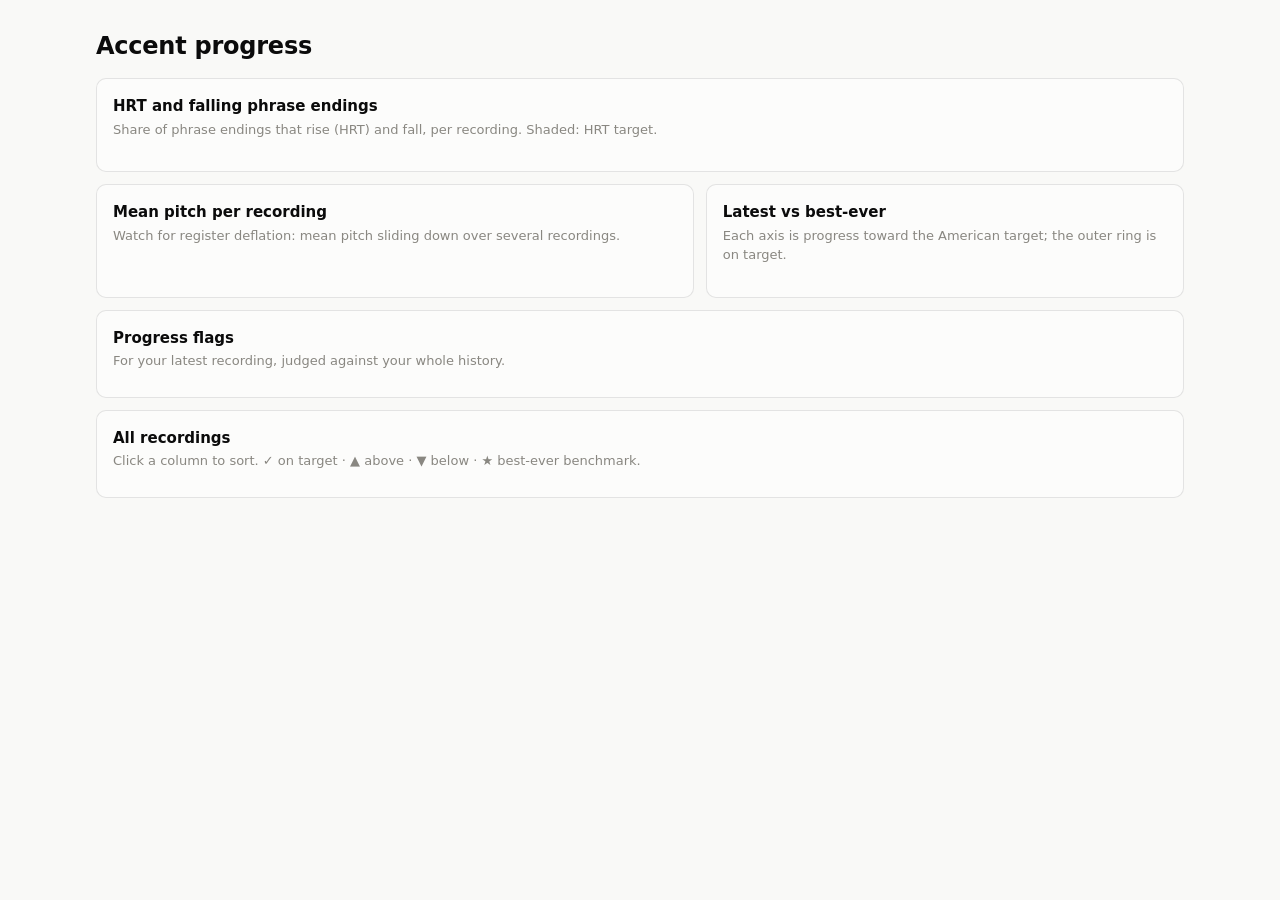
<file: src/accent_analyzer/dashboard/template.html>
<!doctype html>
<html lang="en">
<head>
<meta charset="utf-8">
<meta name="viewport" content="width=device-width, initial-scale=1">
<title>Accent Progress Dashboard</title>
<style>
:root {
  color-scheme: light;
  --page: #f9f9f7; --surface: #fcfcfb; --ink: #0b0b0b; --ink-2: #52514e; --muted: #898781;
  --grid: #e1e0d9; --axis: #c3c2b7; --border: rgba(11,11,11,0.10); --band: #eef4ee;
  --rise: #e34948; --fall: #2a78d6; --latest: #2a78d6; --best: #eb6834; --bar: #2a78d6;
  --warn-fill: #fab219; --good: #006300; --bad: #b42d2d; --warn-text: #8a5a00; --hover: rgba(11,11,11,0.05);
}
@media (prefers-color-scheme: dark) {
  :root:not([data-theme="light"]) {
    color-scheme: dark;
    --page: #0d0d0d; --surface: #1a1a19; --ink: #f0efec; --ink-2: #c3c2b7; --muted: #898781;
    --grid: #2c2c2a; --axis: #383835; --border: rgba(255,255,255,0.10); --band: #1c241c;
    --rise: #e66767; --fall: #3987e5; --latest: #3987e5; --best: #d95926; --bar: #3987e5;
    --warn-fill: #fab219; --good: #0ca30c; --bad: #e66767; --warn-text: #fab219; --hover: rgba(255,255,255,0.06);
  }
}
:root[data-theme="dark"] {
  color-scheme: dark;
  --page: #0d0d0d; --surface: #1a1a19; --ink: #f0efec; --ink-2: #c3c2b7; --muted: #898781;
  --grid: #2c2c2a; --axis: #383835; --border: rgba(255,255,255,0.10); --band: #1c241c;
  --rise: #e66767; --fall: #3987e5; --latest: #3987e5; --best: #d95926; --bar: #3987e5;
  --warn-fill: #fab219; --good: #0ca30c; --bad: #e66767; --warn-text: #fab219; --hover: rgba(255,255,255,0.06);
}
* { box-sizing: border-box; }
[hidden] { display: none !important; }
body { margin: 0; background: var(--page); color: var(--ink);
  font: 15px/1.5 system-ui, -apple-system, "Segoe UI", sans-serif; }
main { max-width: 1120px; margin: 0 auto; padding: 28px 16px 64px; }
h1 { font-size: 24px; margin: 0 0 2px; letter-spacing: -0.01em; }
h2 { font-size: 15px; margin: 0 0 2px; }
.meta, .sub { color: var(--muted); font-size: 13px; margin: 0; }
.sub { margin-bottom: 10px; }
.controls { display: flex; gap: 8px; align-items: center; margin: 18px 0 14px; flex-wrap: wrap; }
.seg { display: inline-flex; border: 1px solid var(--border); border-radius: 8px; overflow: hidden; background: var(--surface); }
.seg button { font: inherit; font-size: 13px; color: var(--ink-2); background: none; border: 0; padding: 6px 12px; cursor: pointer; }
.seg button + button { border-left: 1px solid var(--border); }
.seg button[aria-pressed="true"] { color: var(--ink); background: var(--hover); font-weight: 600; }
.kpis { display: grid; grid-template-columns: repeat(auto-fit, minmax(170px, 1fr)); gap: 12px; }
.card { background: var(--surface); border: 1px solid var(--border); border-radius: 10px; padding: 16px; min-width: 0; }
.kpi .label { color: var(--ink-2); font-size: 13px; }
.kpi .value { font-size: 26px; font-weight: 650; letter-spacing: -0.01em; margin: 2px 0; }
.kpi .delta { font-size: 13px; }
.good { color: var(--good); } .bad { color: var(--bad); } .neutral { color: var(--muted); }
.grid2 { display: grid; grid-template-columns: 1.25fr 1fr; gap: 12px; margin-top: 12px; }
@media (max-width: 820px) { .grid2 { grid-template-columns: 1fr; } }
.stack > .card { margin-top: 12px; }
.legend { display: flex; gap: 16px; flex-wrap: wrap; font-size: 13px; color: var(--ink-2); margin: 4px 0 6px; }
.legend span { display: inline-flex; align-items: center; gap: 6px; }
.key { width: 16px; height: 0; border-top: 2px solid; display: inline-block; }
.chart { position: relative; width: 100%; }
svg { display: block; overflow: visible; }
svg text { font: 11px system-ui, -apple-system, "Segoe UI", sans-serif; fill: var(--muted); }
svg .lbl { fill: var(--ink-2); font-size: 12px; }
svg .strong { fill: var(--ink); font-weight: 600; }
.gridline { stroke: var(--grid); stroke-width: 1; }
.baseline { stroke: var(--axis); stroke-width: 1; }
.band { fill: var(--band); }
.line { fill: none; stroke-width: 2; stroke-linejoin: round; stroke-linecap: round; }
.s-rise { stroke: var(--rise); } .s-fall { stroke: var(--fall); }
.dot { stroke: var(--surface); stroke-width: 2; }
.dot.s-rise { fill: var(--rise); } .dot.s-fall { fill: var(--fall); }
.cross { stroke: var(--axis); stroke-width: 1; }
.hit { fill: transparent; cursor: crosshair; outline: none; }
.bar { fill: var(--bar); } .bar.warn { fill: var(--warn-fill); }
.bar.hover { opacity: 0.75; }
.refline { stroke: var(--axis); stroke-width: 1; }
.bracket { stroke: var(--ink-2); stroke-width: 1; fill: none; }
.ring { fill: none; stroke: var(--grid); }
.ring.target { stroke: var(--axis); }
.spoke { stroke: var(--grid); }
.poly { stroke-width: 2; stroke-linejoin: round; }
.poly.latest { stroke: var(--latest); fill: var(--latest); fill-opacity: 0.12; }
.poly.best { stroke: var(--best); fill: var(--best); fill-opacity: 0.10; }
.vdot.latest { fill: var(--latest); } .vdot.best { fill: var(--best); }
.vdot { stroke: var(--surface); stroke-width: 2; }
.vhit { fill: transparent; cursor: pointer; outline: none; }
.vhit:focus-visible, .hit:focus-visible, .barhit:focus-visible { stroke: var(--ink-2); stroke-width: 1; }
.barhit { fill: transparent; cursor: pointer; outline: none; }
#tip { position: fixed; pointer-events: none; z-index: 10; background: var(--surface); color: var(--ink);
  border: 1px solid var(--border); border-radius: 8px; padding: 8px 10px; font-size: 12.5px;
  box-shadow: 0 4px 16px rgba(0,0,0,0.12); min-width: 140px; max-width: 260px; display: none; }
#tip .t { color: var(--ink-2); margin-bottom: 4px; }
#tip .row { display: flex; align-items: center; gap: 8px; justify-content: space-between; }
#tip .row .name { color: var(--muted); display: inline-flex; align-items: center; gap: 6px; }
#tip .row .v { font-weight: 650; font-variant-numeric: tabular-nums; }
#tip .note { color: var(--muted); margin-top: 4px; }
ul.flags { list-style: none; padding: 0; margin: 0; }
ul.flags li { display: flex; gap: 10px; padding: 8px 0; border-bottom: 1px solid var(--grid); }
ul.flags li:last-child { border-bottom: 0; }
.sev { flex: none; font-weight: 700; width: 20px; text-align: center; }
.sev.warning { color: var(--warn-text); } .sev.good { color: var(--good); } .sev.info { color: var(--muted); }
.table-wrap { overflow-x: auto; }
table { border-collapse: collapse; width: 100%; font-size: 13.5px; }
th, td { padding: 7px 8px; border-bottom: 1px solid var(--grid); text-align: right; white-space: nowrap; }
th:nth-child(-n+5), td:nth-child(-n+5) { text-align: left; }
td { font-variant-numeric: tabular-nums; }
th button { font: inherit; font-size: 12px; font-weight: 600; color: var(--muted); background: none; border: 0;
  padding: 0; cursor: pointer; text-transform: uppercase; letter-spacing: 0.03em; }
th[aria-sort] button { color: var(--ink); }
td .st { margin-left: 4px; font-size: 11px; }
td .st.on { color: var(--good); } td .st.off { color: var(--warn-text); }
tr.best td:first-child::after { content: " ★"; color: var(--best); }
tbody tr:hover { background: var(--hover); }
.empty { color: var(--muted); padding: 32px 0; text-align: center; }
footer { color: var(--muted); font-size: 12px; margin-top: 20px; }
</style>
</head>
<body>
<main>
  <header>
    <h1>Accent progress</h1>
    <p class="meta" id="meta"></p>
  </header>
  <div class="controls" id="controls" hidden>
    <span class="meta">Show</span>
    <div class="seg" id="range" role="group" aria-label="Recordings shown"></div>
  </div>
  <div id="content">
    <section class="kpis" id="kpis" aria-label="Latest recording"></section>
    <div class="stack">
      <section class="card">
        <h2>HRT and falling phrase endings</h2>
        <p class="sub">Share of phrase endings that rise (HRT) and fall, per recording. Shaded: HRT target.</p>
        <div class="legend" id="trend-legend"></div>
        <div class="chart" id="trend"></div>
      </section>
    </div>
    <div class="grid2">
      <section class="card">
        <h2>Mean pitch per recording</h2>
        <p class="sub">Watch for register deflation: mean pitch sliding down over several recordings.</p>
        <div class="chart" id="f0"></div>
      </section>
      <section class="card">
        <h2>Latest vs best-ever</h2>
        <p class="sub">Each axis is progress toward the American target; the outer ring is on target.</p>
        <div class="legend" id="radar-legend"></div>
        <div class="chart" id="radar"></div>
      </section>
    </div>
    <div class="stack">
      <section class="card">
        <h2>Progress flags</h2>
        <p class="sub">For your latest recording, judged against your whole history.</p>
        <ul class="flags" id="flags"></ul>
      </section>
      <section class="card">
        <h2>All recordings</h2>
        <p class="sub">Click a column to sort. ✓ on target · ▲ above · ▼ below · ★ best-ever benchmark.</p>
        <div class="table-wrap"><table id="table"><thead></thead><tbody></tbody></table></div>
      </section>
    </div>
  </div>
  <footer id="footer"></footer>
</main>
<div id="tip" role="status" aria-live="polite"></div>
<script>
"use strict";
const D = /*__DATA__*/null;
const SVGNS = "http://www.w3.org/2000/svg";
const ALL = D.records;
const MON = ["Jan","Feb","Mar","Apr","May","Jun","Jul","Aug","Sep","Oct","Nov","Dec"];

function el(tag, attrs, parent, text) {
  const n = document.createElementNS(SVGNS, tag);
  for (const k in attrs || {}) n.setAttribute(k, attrs[k]);
  if (text != null) n.textContent = text;
  if (parent) parent.appendChild(n);
  return n;
}
function h(tag, cls, parent, text) {
  const n = document.createElement(tag);
  if (cls) n.className = cls;
  if (text != null) n.textContent = text;
  if (parent) parent.appendChild(n);
  return n;
}
const isNum = v => typeof v === "number" && isFinite(v);
const pct = v => isNum(v) ? Math.round(v * 100) + "%" : "n/a";
const FMT = {
  hrt_rate: pct, fall_rate: pct, voiced_ratio: pct, high_onset_rate: pct, low_onset_rate: pct,
  mean_f0: v => isNum(v) ? Math.round(v) + " Hz" : "n/a",
  std_f0: v => isNum(v) ? Math.round(v) + " Hz" : "n/a",
  range_ratio: v => isNum(v) ? v.toFixed(2) + "×" : "n/a",
  n_phrase_ends: v => isNum(v) ? String(v) : "n/a",
};
function shortDate(iso) { const d = new Date(iso); return MON[d.getMonth()] + " " + d.getDate(); }
function longDate(iso) { const d = new Date(iso); return shortDate(iso) + " " + d.getFullYear() + ", " +
  String(d.getHours()).padStart(2, "0") + ":" + String(d.getMinutes()).padStart(2, "0"); }
function status(metric, v) {
  const t = D.targets[metric];
  if (!t || !isNum(v)) return null;
  if (t.low != null && v < t.low) return "below";
  if (t.high != null && v > t.high) return "above";
  return "on";
}

/* ---------- tooltip ---------- */
const tip = document.getElementById("tip");
function showTip(x, y, title, rows, note) {
  tip.replaceChildren();
  h("div", "t", tip, title);
  for (const r of rows) {
    const row = h("div", "row", tip);
    const name = h("span", "name", row);
    if (r.color) { const k = h("span", "key", name); k.style.borderColor = r.color; }
    name.appendChild(document.createTextNode(r.name));
    h("span", "v", row, r.value);
  }
  if (note) h("div", "note", tip, note);
  tip.style.display = "block";
  const w = tip.offsetWidth, hh = tip.offsetHeight;
  let left = x + 14, top = y - hh - 10;
  if (left + w > window.innerWidth - 8) left = x - w - 14;
  if (top < 8) top = y + 16;
  tip.style.left = Math.max(8, left) + "px";
  tip.style.top = top + "px";
}
function hideTip() { tip.style.display = "none"; }
function anchor(node) { const b = node.getBoundingClientRect(); return [b.left + b.width / 2, b.top + b.height / 2]; }
const cssVar = name => getComputedStyle(document.documentElement).getPropertyValue(name).trim();

/* ---------- range filter ---------- */
let view = ALL;
let offset = 0;
function setupRange() {
  const opts = [];
  if (ALL.length > 10) opts.push(["Last 10", 10]);
  if (ALL.length > 30) opts.push(["Last 30", 30]);
  if (!opts.length) return;
  opts.push(["All " + ALL.length, ALL.length]);
  const seg = document.getElementById("range");
  const pick = n => {
    offset = ALL.length - n; view = ALL.slice(offset);
    for (const b of seg.children) b.setAttribute("aria-pressed", String(b.dataset.n == n));
    render();
  };
  for (const [label, n] of opts) {
    const b = h("button", "", seg, label); b.type = "button"; b.dataset.n = n;
    b.addEventListener("click", () => pick(n));
  }
  document.getElementById("controls").hidden = false;
  pick(ALL.length > 30 ? 30 : ALL.length);
}

/* ---------- KPI tiles ---------- */
function kpi(parent, label, value, delta, cls) {
  const c = h("div", "card kpi", parent);
  h("div", "label", c, label);
  h("div", "value", c, value);
  h("div", "delta " + (cls || "neutral"), c, delta || " ");
}
function deltaText(cur, prev, unit, scale, goodWhenDown) {
  if (!isNum(cur) || !isNum(prev)) return [null, "neutral"];
  const d = (cur - prev) * scale;
  const r = Math.round(d * (unit === "×" ? 100 : 1)) / (unit === "×" ? 100 : 1);
  if (r === 0) return ["no change vs previous", "neutral"];
  const up = r > 0;
  const cls = goodWhenDown == null ? "neutral" : (up !== goodWhenDown ? "good" : "bad");
  return [(up ? "▲ " : "▼ ") + Math.abs(r) + unit + " vs previous", cls];
}
function renderKpis() {
  const k = document.getElementById("kpis");
  k.replaceChildren();
  const last = view[view.length - 1], prev = view[view.length - 2];
  const m = last.metrics, p = prev ? prev.metrics : {};
  kpi(k, "Recordings", String(view.length), view.length < ALL.length ? "of " + ALL.length + " in total" : "since " + shortDate(ALL[0].date));
  let [t, c] = deltaText(m.hrt_rate, p.hrt_rate, " pts", 100, true);
  kpi(k, "HRT, latest", pct(m.hrt_rate), t || "target ≤ 25%", c);
  [t, c] = deltaText(m.range_ratio, p.range_ratio, "×", 1, false);
  kpi(k, "Range ratio, latest", FMT.range_ratio(m.range_ratio), t || "target 2.5–4×", c);
  [t, c] = deltaText(m.mean_f0, p.mean_f0, " Hz", 1, null);
  kpi(k, "Mean pitch, latest", FMT.mean_f0(m.mean_f0), t || last.register, c);
  const hits = view.filter(r => isNum(r.metrics.hrt_rate) && r.metrics.hrt_rate < 0.25 &&
    r.metrics.high_onset_rate > 0.40 && r.metrics.range_ratio > 2.6).length;
  kpi(k, "Integration milestones", String(hits), "HRT < 25%, HIGH onsets > 40%, range > 2.6×");
}

/* ---------- trend line chart ---------- */
const SERIES = [
  { key: "hrt_rate", cls: "s-rise", name: "HRT (rising)", color: "--rise" },
  { key: "fall_rate", cls: "s-fall", name: "Falling", color: "--fall" },
];
function renderTrend() {
  const box = document.getElementById("trend");
  box.replaceChildren();
  const leg = document.getElementById("trend-legend");
  leg.replaceChildren();
  for (const s of SERIES) {
    const sp = h("span", "", leg);
    const k = h("span", "key", sp); k.style.borderColor = cssVar(s.color);
    sp.appendChild(document.createTextNode(s.name));
  }
  const W = box.clientWidth, H = 260, m = { t: 12, r: 92, b: 30, l: 40 };
  const pw = W - m.l - m.r, ph = H - m.t - m.b, n = view.length;
  const svg = el("svg", { width: W, height: H, role: "img",
    "aria-label": "Line chart of HRT and falling phrase endings per recording" }, box);
  const x = i => n === 1 ? m.l + pw / 2 : m.l + i * pw / (n - 1);
  const y = v => m.t + ph * (1 - v);
  el("rect", { class: "band", x: m.l, y: y(0.25), width: pw, height: y(0) - y(0.25) }, svg);
  el("text", { x: m.l + 6, y: y(0.25) + 13 }, svg, "HRT target ≤ 25%");
  for (const v of [0, 0.25, 0.5, 0.75, 1]) {
    el("line", { class: v === 0 ? "baseline" : "gridline", x1: m.l, x2: m.l + pw, y1: y(v), y2: y(v) }, svg);
    el("text", { x: m.l - 6, y: y(v) + 4, "text-anchor": "end" }, svg, Math.round(v * 100) + "%");
  }
  const ticks = labelIdx(n, Math.max(1, Math.ceil(n / Math.max(1, Math.floor(pw / 64)))));
  view.forEach((r, i) => {
    if (ticks.has(i)) el("text", { x: x(i), y: H - 8, "text-anchor": "middle" }, svg, shortDate(r.date));
  });
  const ends = [];
  for (const s of SERIES) {
    let d = "", pen = false;
    view.forEach((r, i) => {
      const v = r.metrics[s.key];
      if (!isNum(v)) { pen = false; return; }
      d += (pen ? "L" : "M") + x(i) + "," + y(v); pen = true;
    });
    el("path", { class: "line " + s.cls, d }, svg);
    view.forEach((r, i) => {
      const v = r.metrics[s.key];
      if (isNum(v)) el("circle", { class: "dot " + s.cls, cx: x(i), cy: y(v), r: n > 40 ? 2.5 : 4 }, svg);
    });
    for (let i = n - 1; i >= 0; i--) {
      const v = view[i].metrics[s.key];
      if (isNum(v)) { ends.push({ s, i, v, y: y(v) }); break; }
    }
  }
  if (ends.length === 2 && Math.abs(ends[0].y - ends[1].y) < 15) {
    const mid = (ends[0].y + ends[1].y) / 2, up = ends[0].y <= ends[1].y ? 0 : 1;
    ends[up].y = mid - 8; ends[1 - up].y = mid + 8;
  }
  for (const e of ends) {
    const t = el("text", { class: "lbl", x: x(e.i) + 10, y: e.y + 4 }, svg);
    el("tspan", { class: "strong" }, t, pct(e.v));
    el("tspan", {}, t, " " + (e.s.key === "hrt_rate" ? "HRT" : "falls"));
  }
  // Crosshair + tooltip, also driven by arrow keys.
  const cross = el("line", { class: "cross", y1: m.t, y2: m.t + ph, visibility: "hidden" }, svg);
  const hi = SERIES.map(s => el("circle", { class: "dot " + s.cls, r: 6, visibility: "hidden" }, svg));
  const hit = el("rect", { class: "hit", x: m.l - 10, y: m.t, width: pw + 20, height: ph, tabindex: 0,
    "aria-label": "Trend chart; use left and right arrow keys to read each recording" }, svg);
  let cur = -1;
  const show = (i, px, py) => {
    cur = Math.max(0, Math.min(n - 1, i));
    const r = view[cur];
    cross.setAttribute("x1", x(cur)); cross.setAttribute("x2", x(cur)); cross.setAttribute("visibility", "visible");
    SERIES.forEach((s, j) => {
      const v = r.metrics[s.key];
      hi[j].setAttribute("visibility", isNum(v) ? "visible" : "hidden");
      if (isNum(v)) { hi[j].setAttribute("cx", x(cur)); hi[j].setAttribute("cy", y(v)); }
    });
    const ends = r.metrics.n_phrase_ends;
    const [ax, ay] = px != null ? [px, py] : anchor(hi[0]);
    showTip(ax, ay, r.label + " · " + longDate(r.date),
      SERIES.map(s => ({ name: s.name, value: pct(r.metrics[s.key]), color: cssVar(s.color) }))
        .concat([{ name: "Phrase endings", value: FMT.n_phrase_ends(ends) }]),
      isNum(ends) && ends < 10 ? "Fewer than 10 endings: treat as indicative." : null);
  };
  const clear = () => { cross.setAttribute("visibility", "hidden"); hi.forEach(c => c.setAttribute("visibility", "hidden")); hideTip(); };
  hit.addEventListener("pointermove", ev => {
    const b = svg.getBoundingClientRect();
    const i = n === 1 ? 0 : Math.round((ev.clientX - b.left - m.l) / (pw / (n - 1)));
    show(i, ev.clientX, ev.clientY);
  });
  hit.addEventListener("pointerleave", clear);
  hit.addEventListener("focus", () => show(n - 1));
  hit.addEventListener("blur", clear);
  hit.addEventListener("keydown", ev => {
    if (ev.key === "ArrowLeft") { show(cur - 1); ev.preventDefault(); }
    if (ev.key === "ArrowRight") { show(cur + 1); ev.preventDefault(); }
  });
}

/* ---------- mean F0 bars ---------- */
function labelIdx(n, step) {
  const idx = [];
  for (let i = 0; i < n; i += step) idx.push(i);
  if (idx[idx.length - 1] !== n - 1) {
    if (n - 1 - idx[idx.length - 1] < step * 0.6) idx.pop();
    idx.push(n - 1);
  }
  return new Set(idx);
}
function niceMax(v) { const s = 50; return Math.ceil(v / s) * s; }
function topRounded(x0, y0, w, hgt, r) {
  r = Math.min(r, w / 2, hgt);
  return `M${x0},${y0 + hgt}V${y0 + r}Q${x0},${y0} ${x0 + r},${y0}H${x0 + w - r}Q${x0 + w},${y0} ${x0 + w},${y0 + r}V${y0 + hgt}Z`;
}
function renderF0(height) {
  const box = document.getElementById("f0");
  box.replaceChildren();
  const W = box.clientWidth, H = Math.max(250, height || 0), m = { t: 34, r: 92, b: 30, l: 44 };
  const pw = W - m.l - m.r, ph = H - m.t - m.b, n = view.length;
  const vals = view.map(r => r.metrics.mean_f0).filter(isNum);
  const ymax = niceMax(Math.max(200, ...vals) * 1.05);
  const svg = el("svg", { width: W, height: H, role: "img", "aria-label": "Bar chart of mean pitch per recording" }, box);
  const y = v => m.t + ph * (1 - v / ymax);
  for (let v = 0; v <= ymax; v += 50) {
    el("line", { class: v === 0 ? "baseline" : "gridline", x1: m.l, x2: m.l + pw, y1: y(v), y2: y(v) }, svg);
    el("text", { x: m.l - 6, y: y(v) + 4, "text-anchor": "end" }, svg, v + (v === ymax ? " Hz" : ""));
  }
  const band = pw / n, bw = Math.max(3, Math.min(36, band - 2, band * 0.62));
  const warn = new Set();
  const runs = D.deflation
    .map(r => ({ ...r, start: r.start - offset, end: r.end - offset }))
    .filter(r => r.end >= 0 && r.start < n)
    .map(r => ({ ...r, start: Math.max(0, r.start) }));
  for (const r of runs) for (let i = r.start; i <= r.end; i++) warn.add(i);
  const bars = [];
  view.forEach((r, i) => {
    const v = r.metrics.mean_f0;
    const cx = m.l + band * (i + 0.5);
    if (isNum(v)) bars[i] = el("path", { class: "bar" + (warn.has(i) ? " warn" : ""), d: topRounded(cx - bw / 2, y(v), bw, y(0) - y(v), 4) }, svg);
  });
  const ticks = labelIdx(n, Math.max(1, Math.ceil(n / Math.max(1, Math.floor(pw / 56)))));
  view.forEach((r, i) => {
    if (ticks.has(i)) el("text", { x: m.l + band * (i + 0.5), y: H - 8, "text-anchor": "middle" }, svg, shortDate(r.date));
  });
  for (const [name, hz, text] of [["calm", D.registers.calm, "calm < 160 Hz"], ["animated", D.registers.animated, "animated > 180 Hz"]]) {
    if (hz > ymax) continue;
    el("line", { class: "refline", x1: m.l, x2: m.l + pw, y1: y(hz), y2: y(hz) }, svg);
    el("text", { x: m.l + pw + 6, y: y(hz) + (name === "calm" ? 10 : -2) }, svg, text);
  }
  for (const r of runs) {
    const top = Math.min(...view.slice(r.start, r.end + 1).map(x => y(x.metrics.mean_f0))) - 10;
    const x1 = m.l + band * (r.start + 0.5) - bw / 2, x2 = m.l + band * (r.end + 0.5) + bw / 2;
    el("path", { class: "bracket", d: `M${x1},${top + 5}V${top}H${x2}V${top + 5}` }, svg);
    el("text", { class: "lbl", x: (x1 + x2) / 2, y: top - 6, "text-anchor": "middle" }, svg, "▼ deflation −" + Math.round(r.drop) + " Hz");
  }
  view.forEach((r, i) => {
    const hit = el("rect", { class: "barhit", x: m.l + band * i, y: m.t, width: band, height: ph, tabindex: 0,
      "aria-label": r.label + ": mean pitch " + FMT.mean_f0(r.metrics.mean_f0) }, svg);
    const on = (px, py) => {
      if (bars[i]) bars[i].classList.add("hover");
      const [ax, ay] = px != null ? [px, py] : anchor(hit);
      showTip(ax, ay, r.label + " · " + longDate(r.date), [
        { name: "Mean pitch", value: FMT.mean_f0(r.metrics.mean_f0) },
        { name: "Register", value: r.register },
        { name: "Std dev", value: FMT.std_f0(r.metrics.std_f0) },
      ], warn.has(i) ? "Part of a register-deflation run." : null);
    };
    const off = () => { if (bars[i]) bars[i].classList.remove("hover"); hideTip(); };
    hit.addEventListener("pointermove", ev => on(ev.clientX, ev.clientY));
    hit.addEventListener("pointerleave", off);
    hit.addEventListener("focus", () => on());
    hit.addEventListener("blur", off);
  });
}

/* ---------- radar ---------- */
function renderRadar() {
  const box = document.getElementById("radar");
  box.replaceChildren();
  const leg = document.getElementById("radar-legend");
  leg.replaceChildren();
  const latest = view[view.length - 1], best = D.best != null ? ALL[D.best] : null;
  const same = !best || best.id === latest.id;
  const series = [{ r: latest, cls: "latest", name: "Latest · " + latest.label, color: "--latest" }];
  if (!same) series.unshift({ r: best, cls: "best", name: "Best-ever · " + best.label, color: "--best" });
  for (const s of series.slice().reverse()) {
    const sp = h("span", "", leg);
    const k = h("span", "key", sp); k.style.borderColor = cssVar(s.color);
    sp.appendChild(document.createTextNode(s.name));
  }
  if (same) h("span", "", leg, "Latest is your best-ever recording.");
  const W = box.clientWidth, size = Math.min(W, 380), H = size;
  const R = size / 2 - 62, cx = W / 2, cy = H / 2 + 4;
  const svg = el("svg", { width: W, height: H, role: "img", "aria-label": "Radar chart of latest recording against best-ever" }, box);
  const axes = D.radarAxes, k = axes.length;
  const ang = i => -Math.PI / 2 + i * 2 * Math.PI / k;
  const pt = (i, v) => [cx + Math.cos(ang(i)) * R * v, cy + Math.sin(ang(i)) * R * v];
  for (const v of [0.25, 0.5, 0.75, 1]) {
    el("polygon", { class: "ring" + (v === 1 ? " target" : ""), points: axes.map((_, i) => pt(i, v).join(",")).join(" ") }, svg);
  }
  axes.forEach((a, i) => {
    const [x2, y2] = pt(i, 1);
    el("line", { class: "spoke", x1: cx, y1: cy, x2, y2 }, svg);
    const [lx, ly] = pt(i, 1.13);
    const c = Math.cos(ang(i));
    el("text", { class: "lbl", x: lx, y: ly + 4, "text-anchor": Math.abs(c) < 0.2 ? "middle" : c > 0 ? "start" : "end" }, svg, a.label);
  });
  for (const s of series) {
    const pts = axes.map((a, i) => pt(i, s.r.radar[a.key] ?? 0));
    el("polygon", { class: "poly " + s.cls, points: pts.map(p => p.join(",")).join(" ") }, svg);
    pts.forEach(([x, y]) => el("circle", { class: "vdot " + s.cls, cx: x, cy: y, r: 4 }, svg));
  }
  axes.forEach((a, i) => {
    const [x, y] = pt(i, Math.max(latest.radar[a.key] ?? 0, 0.15));
    const hit = el("circle", { class: "vhit", cx: x, cy: y, r: 14, tabindex: 0,
      "aria-label": a.label + ": latest " + FMT[a.metric](latest.metrics[a.metric]) }, svg);
    const on = (px, py) => {
      const [ax, ay] = px != null ? [px, py] : anchor(hit);
      const rows = [{ name: "Latest", value: FMT[a.metric](latest.metrics[a.metric]), color: cssVar("--latest") }];
      if (!same) rows.push({ name: "Best-ever", value: FMT[a.metric](best.metrics[a.metric]), color: cssVar("--best") });
      showTip(ax, ay, a.label, rows, a.target ? "Target " + a.target : null);
    };
    hit.addEventListener("pointermove", ev => on(ev.clientX, ev.clientY));
    hit.addEventListener("pointerleave", hideTip);
    hit.addEventListener("focus", () => on());
    hit.addEventListener("blur", hideTip);
  });
}

/* ---------- flags ---------- */
function renderFlags() {
  const ul = document.getElementById("flags");
  ul.replaceChildren();
  const icon = { good: "✓", info: "•", warning: "!" };
  if (!D.flags.length) { h("li", "", ul, "No progression flags right now."); return; }
  for (const f of D.flags) {
    const li = h("li", "", ul);
    const s = h("span", "sev " + f.severity, li, icon[f.severity]);
    s.setAttribute("aria-label", f.severity);
    h("span", "", li, f.message);
  }
}

/* ---------- sortable table ---------- */
const COLS = [
  { key: "id", label: "#", get: r => r.id, fmt: v => String(v) },
  { key: "date", label: "Date", get: r => r.date, fmt: v => longDate(v) },
  { key: "label", label: "Name", get: r => r.label.toLowerCase(), fmt: (v, r) => r.label },
  { key: "take", label: "Session · take", get: r => r.session + "|" + String(r.take).padStart(3, "0"), fmt: (v, r) => r.session + " · " + r.take },
  { key: "register", label: "Register", get: r => r.register, fmt: v => v },
  ...["hrt_rate", "fall_rate", "mean_f0", "std_f0", "range_ratio", "voiced_ratio", "high_onset_rate", "low_onset_rate", "n_phrase_ends"]
    .map(k => ({ key: k, metric: k, label: { hrt_rate: "HRT", fall_rate: "Falls", mean_f0: "Mean F0", std_f0: "Std",
      range_ratio: "Range", voiced_ratio: "Voiced", high_onset_rate: "HIGH on.", low_onset_rate: "LOW on.", n_phrase_ends: "Endings" }[k],
      get: r => r.metrics[k], fmt: v => FMT[k](v) })),
];
let sort = { key: "date", dir: -1 };
function renderTable() {
  const table = document.getElementById("table");
  const thead = table.tHead, tbody = table.tBodies[0];
  thead.replaceChildren(); tbody.replaceChildren();
  const tr = h("tr", "", thead);
  for (const c of COLS) {
    const th = h("th", "", tr);
    th.scope = "col";
    if (sort.key === c.key) th.setAttribute("aria-sort", sort.dir > 0 ? "ascending" : "descending");
    const b = h("button", "", th, c.label + (sort.key === c.key ? (sort.dir > 0 ? " ↑" : " ↓") : ""));
    b.type = "button";
    b.addEventListener("click", () => {
      sort = { key: c.key, dir: sort.key === c.key ? -sort.dir : (c.metric ? -1 : 1) };
      renderTable();
      table.tHead.querySelectorAll("button")[COLS.indexOf(c)].focus();
    });
  }
  const col = COLS.find(c => c.key === sort.key);
  const rows = view.slice().sort((a, b) => {
    const va = col.get(a), vb = col.get(b);
    if (va == null && vb == null) return 0;
    if (va == null) return 1;
    if (vb == null) return -1;
    return (va < vb ? -1 : va > vb ? 1 : 0) * sort.dir;
  });
  const bestId = D.best != null ? ALL[D.best].id : null;
  for (const r of rows) {
    const row = h("tr", r.id === bestId ? "best" : "", tbody);
    for (const c of COLS) {
      const v = c.get(r);
      const td = h("td", "", row, c.fmt(v, r));
      if (c.metric) {
        const st = status(c.metric, r.metrics[c.metric]);
        if (st) {
          const s = h("span", "st " + (st === "on" ? "on" : "off"), td, st === "on" ? "✓" : st === "above" ? "▲" : "▼");
          s.title = st === "on" ? "on target" : st + " target (" + D.targets[c.metric].label + ")";
        }
      }
    }
  }
}

/* ---------- main ---------- */
function render() {
  renderKpis(); renderTrend(); renderRadar(); renderFlags(); renderTable();
  renderF0();
  // Side by side: grow the bar chart so both cards end level.
  const f0Card = document.getElementById("f0").closest(".card");
  const radarCard = document.getElementById("radar").closest(".card");
  if (f0Card.offsetTop === radarCard.offsetTop) {
    // The grid stretches the card; measure the unused space below the chart inside it.
    const box = document.getElementById("f0");
    const pad = parseFloat(getComputedStyle(f0Card).paddingBottom);
    const extra = f0Card.getBoundingClientRect().bottom - pad - box.getBoundingClientRect().bottom;
    if (extra > 4) renderF0(box.offsetHeight + extra);
  }
}
const meta = document.getElementById("meta");
if (!ALL.length) {
  document.getElementById("content").replaceChildren();
  h("p", "empty", document.getElementById("content"), "No recordings yet. Analyze one with --history to start tracking.");
} else {
  meta.textContent = ALL.length + " recordings · " + shortDate(ALL[0].date) + " – " + shortDate(ALL[ALL.length - 1].date) +
    " · generated " + longDate(D.generated);
  document.getElementById("footer").textContent =
    "Best-ever = highest average radar score among recordings with 10+ phrase endings (all time). " +
    "Radar axes are scaled so the outer ring is the American target.";
  setupRange();
  if (ALL.length <= 10) render();
  let pending = null, lastW = document.querySelector("main").clientWidth;
  new ResizeObserver(() => {
    const w = document.querySelector("main").clientWidth;
    if (w === lastW) return;
    lastW = w; clearTimeout(pending); pending = setTimeout(render, 80);
  }).observe(document.querySelector("main"));
  matchMedia("(prefers-color-scheme: dark)").addEventListener("change", render);
}
</script>
</body>
</html>
</file>
